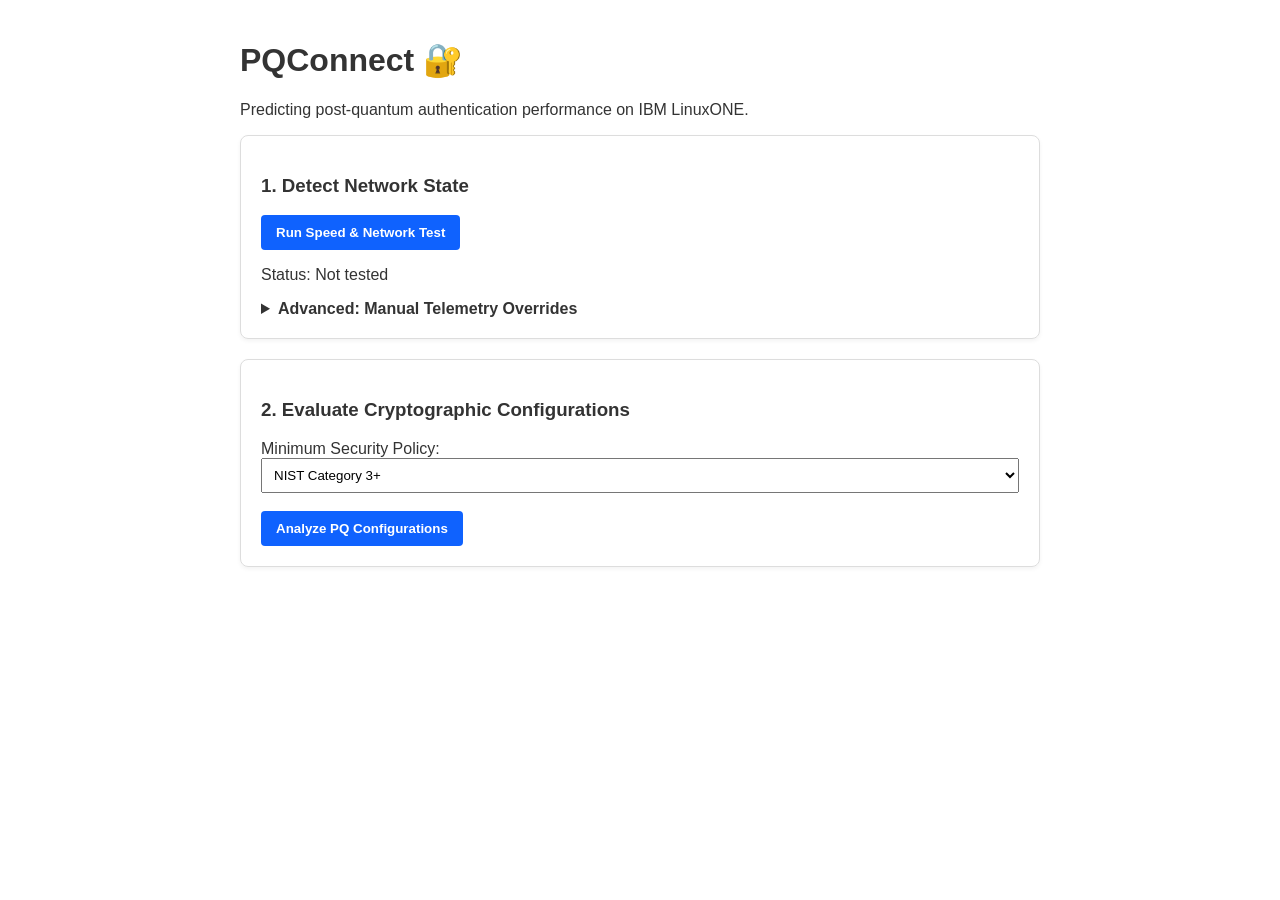
<file: ibm_datathon/index.html>
<!doctype html>
<html lang="en">
  <head>
    <meta charset="UTF-8" />
    <meta name="viewport" content="width=device-width, initial-scale=1.0" />
    <title>PQConnect - Post-Quantum Authentication Predictor</title>
    <style>
      body {
        font-family:
          -apple-system, BlinkMacSystemFont, "Segoe UI", Roboto, Helvetica,
          Arial, sans-serif;
        max-width: 800px;
        margin: 0 auto;
        padding: 20px;
        color: #333;
      }
      .card {
        border: 1px solid #ddd;
        border-radius: 8px;
        padding: 20px;
        margin-bottom: 20px;
        box-shadow: 0 2px 4px rgba(0, 0, 0, 0.05);
      }
      button {
        background: #0f62fe;
        color: white;
        border: none;
        padding: 10px 15px;
        border-radius: 4px;
        cursor: pointer;
        font-weight: bold;
      }
      button:hover {
        background: #0353e9;
      }
      .grid {
        display: grid;
        grid-template-columns: 1fr 1fr;
        gap: 15px;
        margin-top: 10px;
      }
      input,
      select {
        width: 100%;
        padding: 8px;
        box-sizing: border-box;
      }
      .pass {
        color: green;
        font-weight: bold;
      }
      .warning {
        color: red;
        font-weight: bold;
      }
      .result-box {
        background: #f4f4f4;
        padding: 15px;
        border-radius: 5px;
        margin-top: 10px;
      }
    </style>
  </head>
  <body>
    <h1>PQConnect 🔐</h1>
    <p>Predicting post-quantum authentication performance on IBM LinuxONE.</p>

    <!-- STEP 1: Network Measurement -->
    <div class="card">
      <h3>1. Detect Network State</h3>
      <button id="measure-btn" onclick="measureNetwork()">
        Run Speed & Network Test
      </button>
      <p id="network-summary">Status: Not tested</p>

      <details style="margin-top: 15px; cursor: pointer">
        <summary><strong>Advanced: Manual Telemetry Overrides</strong></summary>
        <div class="grid">
          <label
            >Prev Auth Delay (ms): <input type="number" id="input_prev_delay"
          /></label>
          <label
            >Avg Auth Delay (ms): <input type="number" id="input_avg_delay"
          /></label>
          <label
            >MAC Retry Metric:
            <input type="number" step="0.1" id="input_retries"
          /></label>
          <label
            >PHY Drop Metric: <input type="number" step="0.01" id="input_drops"
          /></label>
          <label
            >Throughput (Mbps):
            <input type="number" step="0.1" id="input_throughput"
          /></label>
          <label
            >PHY Tx Duration (ms):
            <input type="number" step="0.1" id="input_tx_duration"
          /></label>
        </div>
      </details>
    </div>

    <!-- STEP 2: Policy & Prediction -->
    <div class="card">
      <h3>2. Evaluate Cryptographic Configurations</h3>
      <label
        >Minimum Security Policy:
        <select id="security_policy">
          <option value="3">NIST Category 3+</option>
          <option value="5">NIST Category 5</option>
        </select>
      </label>
      <br /><br />
      <button id="analyze-btn" onclick="analyzeConfigurations()" disabled>
        Analyze PQ Configurations
      </button>

      <div id="results-area" style="display: none; margin-top: 20px">
        <h4>Predicted Authentication Latency (Target: < 500ms)</h4>
        <div id="predictions-list"></div>
        <div class="result-box">
          <strong>Recommended Configuration: </strong>
          <span id="recommendation-text" style="color: #0f62fe"></span>
        </div>
      </div>
    </div>

    <script>
      async function measureNetwork() {
        const btn = document.getElementById("measure-btn");
        const summary = document.getElementById("network-summary");
        btn.innerText = "Measuring Latency & Throughput...";

        // 1. Measure Latency
        const latencies = [];
        for (let i = 0; i < 3; i++) {
          const start = performance.now();
          await fetch("/api/ping");
          latencies.push(performance.now() - start);
        }
        const avgLatency = latencies.reduce((a, b) => a + b) / latencies.length;

        // 2. Measure Throughput
        const dlStart = performance.now();
        const resp = await fetch("/api/payload-512k");
        await resp.blob();
        const dlDurationSec = (performance.now() - dlStart) / 1000;
        const throughputMbps = (0.512 * 8) / dlDurationSec;

        summary.innerText = `Measured: ${avgLatency.toFixed(1)} ms latency | ${throughputMbps.toFixed(1)} Mbps`;
        btn.innerText = "Requesting Telemetry Estimates...";

        // 3. Request Backend Defaults
        const estResp = await fetch("/api/estimate-telemetry", {
          method: "POST",
          headers: { "Content-Type": "application/json" },
          body: JSON.stringify({
            latency: avgLatency,
            throughput: throughputMbps,
          }),
        });
        const telemetry = await estResp.json();

        // 4. Populate Manual Override Inputs
        document.getElementById("input_prev_delay").value =
          telemetry.prev_auth_delay;
        document.getElementById("input_avg_delay").value =
          telemetry.recent_avg_auth_delay;
        document.getElementById("input_retries").value =
          telemetry.recent_mac_retry_indicator;
        document.getElementById("input_drops").value =
          telemetry.recent_phy_drop_indicator;
        document.getElementById("input_throughput").value =
          telemetry.recent_observed_throughput;
        document.getElementById("input_tx_duration").value =
          telemetry.recent_phy_tx_duration;

        btn.innerText = "Network State Captured ✓";
        document.getElementById("analyze-btn").disabled = false;
      }

      async function analyzeConfigurations() {
        // Gather telemetry from the UI inputs (capturing any manual overrides)
        const telemetry = {
          prev_auth_delay: parseFloat(
            document.getElementById("input_prev_delay").value,
          ),
          recent_avg_auth_delay: parseFloat(
            document.getElementById("input_avg_delay").value,
          ),
          recent_mac_retry_indicator: parseFloat(
            document.getElementById("input_retries").value,
          ),
          recent_phy_drop_indicator: parseFloat(
            document.getElementById("input_drops").value,
          ),
          recent_observed_throughput: parseFloat(
            document.getElementById("input_throughput").value,
          ),
          recent_phy_tx_duration: parseFloat(
            document.getElementById("input_tx_duration").value,
          ),
        };

        const resp = await fetch("/api/predict", {
          method: "POST",
          headers: { "Content-Type": "application/json" },
          body: JSON.stringify({ telemetry: telemetry }),
        });

        const data = await resp.json();

        // Render Results
        const listDiv = document.getElementById("predictions-list");
        listDiv.innerHTML = "";

        data.predictions.forEach((item) => {
          const statusClass = item.status === "PASS" ? "pass" : "warning";
          listDiv.innerHTML += `
                    <p><strong>${item.algorithm}</strong>: ${item.predicted_ms} ms 
                    <span class="${statusClass}">[${item.status}]</span></p>
                `;
        });

        document.getElementById("recommendation-text").innerText =
          data.recommended;
        document.getElementById("results-area").style.display = "block";
      }
    </script>
  </body>
</html>
</file>
